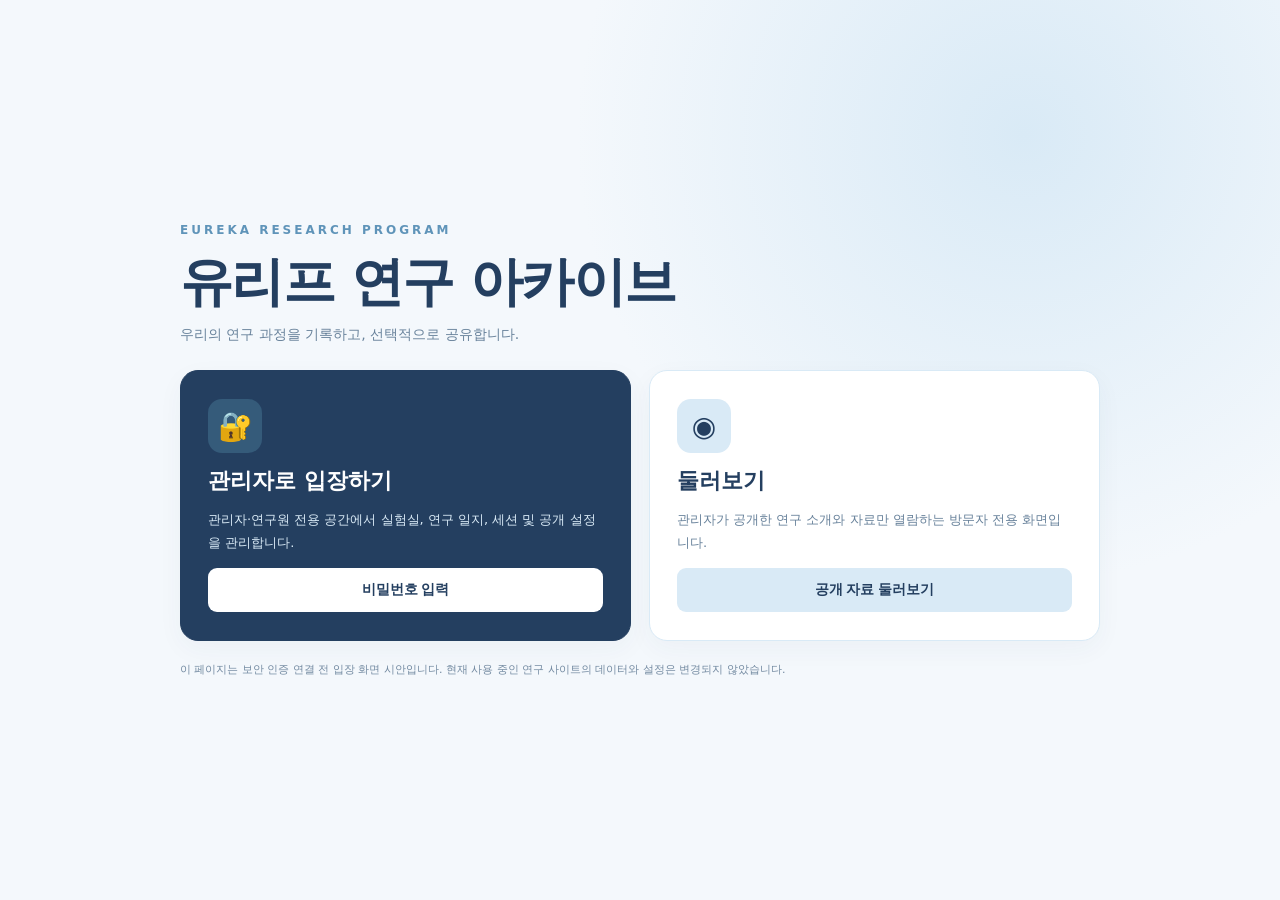
<file: entrance.html>
<!doctype html>
<html lang="ko"><head><meta charset="utf-8"><meta name="viewport" content="width=device-width,initial-scale=1">
<meta name="robots" content="noindex"><title>유리프 | 연구 아카이브 입장</title>
<style>
:root{font-family:Pretendard,"Noto Sans KR",system-ui,sans-serif;color:#243F60;background:#F4F8FC}*{box-sizing:border-box}body{margin:0;min-height:100vh;display:grid;place-items:center;padding:24px;background:radial-gradient(circle at 80% 15%,#D9EAF6 0,transparent 35%),#F4F8FC}.shell{width:min(920px,100%)}.overline{font-size:12px;letter-spacing:3px;color:#5F94B9;font-weight:700;margin-bottom:10px}.hero{margin:0 0 26px}.hero h1{font-size:clamp(31px,6vw,53px);letter-spacing:-1.7px;margin:0 0 7px}.hero p{color:#68829B;font-size:14px;margin:0}.choice-grid{display:grid;grid-template-columns:repeat(2,minmax(0,1fr));gap:18px}.choice{padding:28px 27px;border:1px solid #D9EAF6;border-radius:18px;background:white;box-shadow:0 8px 26px #2442610B;display:flex;flex-direction:column;gap:13px;min-width:0}.choice.primary{background:#243F60;color:white;border-color:#243F60}.symbol{font-size:28px;width:54px;height:54px;display:grid;place-items:center;border-radius:14px;background:#D9EAF6;color:#243F60}.primary .symbol{background:#355B7A;color:white}.choice h2{font-size:22px;margin:0}.choice p{font-size:13px;line-height:1.75;margin:0;flex:1;color:#68829B}.primary p{color:#D9EAF6}.action{padding:13px 16px;border:0;border-radius:9px;font-size:14px;font-weight:750;cursor:pointer;background:#D9EAF6;color:#243F60;width:100%}.primary .action{background:#fff}.detail{background:#fff;border:1px solid #D9EAF6;border-radius:15px;padding:24px;margin-top:18px}.detail[hidden]{display:none}.detail h3{margin:0 0 12px}.detail p{color:#607B93;font-size:13px;line-height:1.7}.field{display:grid;gap:6px;margin:12px 0}.field label{font-size:13px;font-weight:650}.field input{border:1px solid #C9DDED;border-radius:9px;padding:11px 12px;font-size:15px}.notice{padding:12px 14px;background:#FFF8E8;border:1px solid #F0DFB8;border-radius:9px;color:#825F2D;font-size:12px;line-height:1.7}.public-items{display:grid;grid-template-columns:repeat(2,minmax(0,1fr));gap:9px}.public-items>div{padding:14px;border:1px solid #D9EAF6;border-radius:9px;background:#F8FBFE;font-size:13px}.foot{margin:21px 0 0;color:#7289A0;font-size:11px}.back{background:transparent;color:#496F90;border:0;cursor:pointer;padding:4px 0;font-size:12px}@media(max-width:620px){.choice-grid,.public-items{grid-template-columns:1fr}.choice{padding:23px}.detail{padding:20px}}
</style></head><body><main class="shell">
<div class="overline">EUREKA RESEARCH PROGRAM</div><header class="hero"><h1>유리프 연구 아카이브</h1><p>우리의 연구 과정을 기록하고, 선택적으로 공유합니다.</p></header>
<div class="choice-grid">
<section class="choice primary"><div class="symbol" aria-hidden="true">🔐</div><h2>관리자로 입장하기</h2><p>관리자·연구원 전용 공간에서 실험실, 연구 일지, 세션 및 공개 설정을 관리합니다.</p><button class="action" id="admin-open" type="button">비밀번호 입력</button></section>
<section class="choice"><div class="symbol" aria-hidden="true">◉</div><h2>둘러보기</h2><p>관리자가 공개한 연구 소개와 자료만 열람하는 방문자 전용 화면입니다.</p><button class="action" id="visitor-open" type="button">공개 자료 둘러보기</button></section>
</div>
<section id="admin" class="detail" hidden><button class="back" id="admin-back" type="button">← 선택 화면으로</button><h3>관리자·연구원 인증</h3><div class="field"><label for="pw">비밀번호</label><input id="pw" type="password" autocomplete="off" placeholder="인증 서버 연결 후 사용 가능" disabled></div><div class="notice">보안 인증 서버가 아직 연결되지 않았습니다. 이 시안은 비밀번호를 저장하거나 검사하지 않습니다. 공개된 GitHub Pages 코드에 비밀번호를 넣으면 안전하지 않으므로, 인증 서버가 준비되기 전에는 관리자 로그인 기능을 활성화하지 않습니다.</div></section>
<section id="visitor" class="detail" hidden><button class="back" id="visitor-back" type="button">← 선택 화면으로</button><h3>공개 연구 자료</h3><p>현재는 관리자 공개 설정이 연결되기 전입니다. 아래 항목은 향후 공개 범위 설정의 예시이며, 개인별 연구 기록이나 실험 결과는 표시하지 않습니다.</p><div class="public-items"><div>연구 소개 · 관리자 공개 선택 시</div><div>실험 설계 · 관리자 공개 선택 시</div><div>연구 과정 · 관리자 공개 선택 시</div><div>분석 결과 · 관리자 공개 선택 시</div></div></section>
<p class="foot">이 페이지는 보안 인증 연결 전 입장 화면 시안입니다. 현재 사용 중인 연구 사이트의 데이터와 설정은 변경되지 않았습니다.</p>
</main><script>
const admin=document.getElementById('admin'),visitor=document.getElementById('visitor');
function show(section){admin.hidden=section!=='admin';visitor.hidden=section!=='visitor';if(section)document.getElementById(section).scrollIntoView({behavior:'smooth',block:'nearest'});}
document.getElementById('admin-open').addEventListener('click',()=>show('admin'));
document.getElementById('visitor-open').addEventListener('click',()=>show('visitor'));
document.getElementById('admin-back').addEventListener('click',()=>show(null));
document.getElementById('visitor-back').addEventListener('click',()=>show(null));
</script></body></html>
</file>
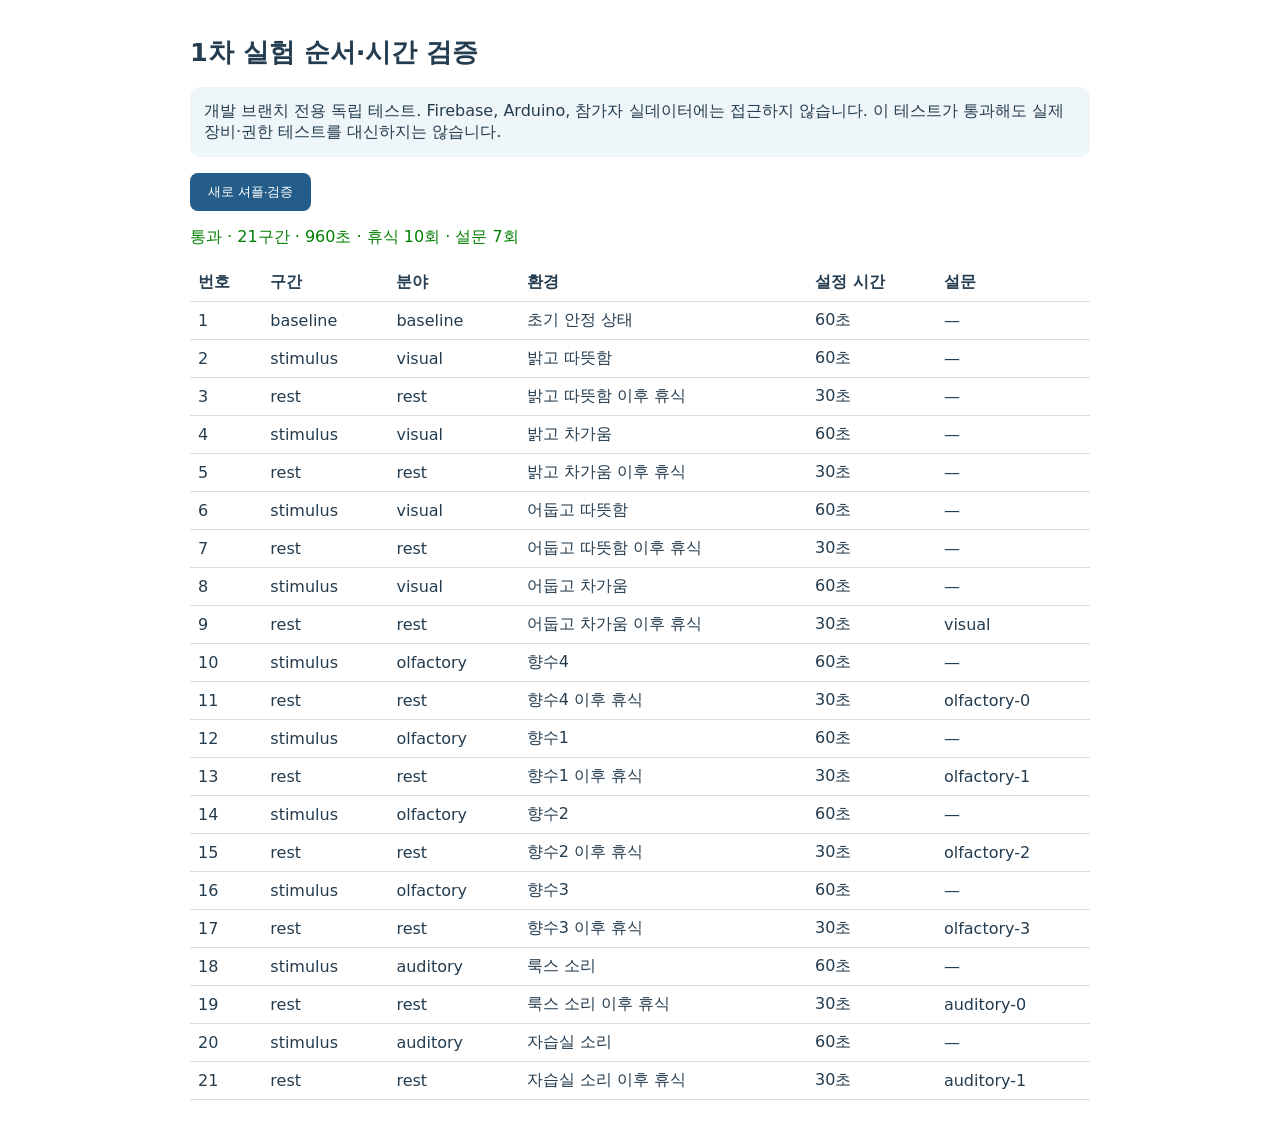
<file: v2-protocol-smoketest.html>
<!doctype html><html lang="ko"><head><meta charset="utf-8"><meta name="viewport" content="width=device-width, initial-scale=1"><title>유레카 리서치 프로그램 v2 프로토콜 검증 (서버 연결 없음)</title><style>body{font-family:system-ui,sans-serif;margin:35px auto;padding:0 18px;max-width:900px;color:#243c50}h1{font-size:1.6rem}.note{background:#eff6f9;padding:14px;border-radius:10px}table{border-collapse:collapse;width:100%}td,th{border-bottom:1px solid #ddd;padding:8px;text-align:left}button{padding:10px 18px;background:#245d89;color:#fff;border:0;border-radius:8px;cursor:pointer}.ok{color:green}.bad{color:#ad271a}</style><script src="./experiment-v2-protocol.js"></script></head><body><h1>1차 실험 순서·시간 검증</h1><p class="note">개발 브랜치 전용 독립 테스트. Firebase, Arduino, 참가자 실데이터에는 접근하지 않습니다. 이 테스트가 통과해도 실제 장비·권한 테스트를 대신하지는 않습니다.</p><button id="run">새로 셔플·검증</button><p id="result" aria-live="polite"></p><table><thead><tr><th>번호</th><th>구간</th><th>분야</th><th>환경</th><th>설정 시간</th><th>설문</th></tr></thead><tbody id="list"></tbody></table><script>const names={visual:['어둡고 차가움','밝고 차가움','어둡고 따뜻함','밝고 따뜻함'],olfactory:['향수1','향수2','향수3','향수4'],auditory:['룩스 소리','자습실 소리']};document.querySelector('#run').onclick=()=>{try{const input={};for(const [type,n] of yurifV2Protocol.CATEGORIES)input[type]=names[type].map((name,i)=>({id:type+i,name}));const order=yurifV2Protocol.shuffledOrder(input),steps=yurifV2Protocol.makeSegments(order),duration=steps.reduce((a,x)=>a+x.duration,0),rests=steps.filter(x=>x.kind==='rest').length,surveys=steps.filter(x=>x.surveyAfter).length;const ok=steps.length===21&&duration===960&&rests===10&&surveys===7&&steps.at(-1).id==='rest-9';document.querySelector('#result').className=ok?'ok':'bad';document.querySelector('#result').textContent=(ok?'통과':'실패')+' · '+steps.length+'구간 · '+duration+'초 · 휴식 '+rests+'회 · 설문 '+surveys+'회';document.querySelector('#list').innerHTML=steps.map((s,i)=>'<tr><td>'+(i+1)+'</td><td>'+s.kind+'</td><td>'+s.type+'</td><td>'+s.name+'</td><td>'+s.duration+'초</td><td>'+(s.surveyAfter||'—')+'</td></tr>').join('')}catch(e){document.querySelector('#result').textContent='오류: '+e.message}};document.querySelector('#run').click();</script></body></html>
</file>
